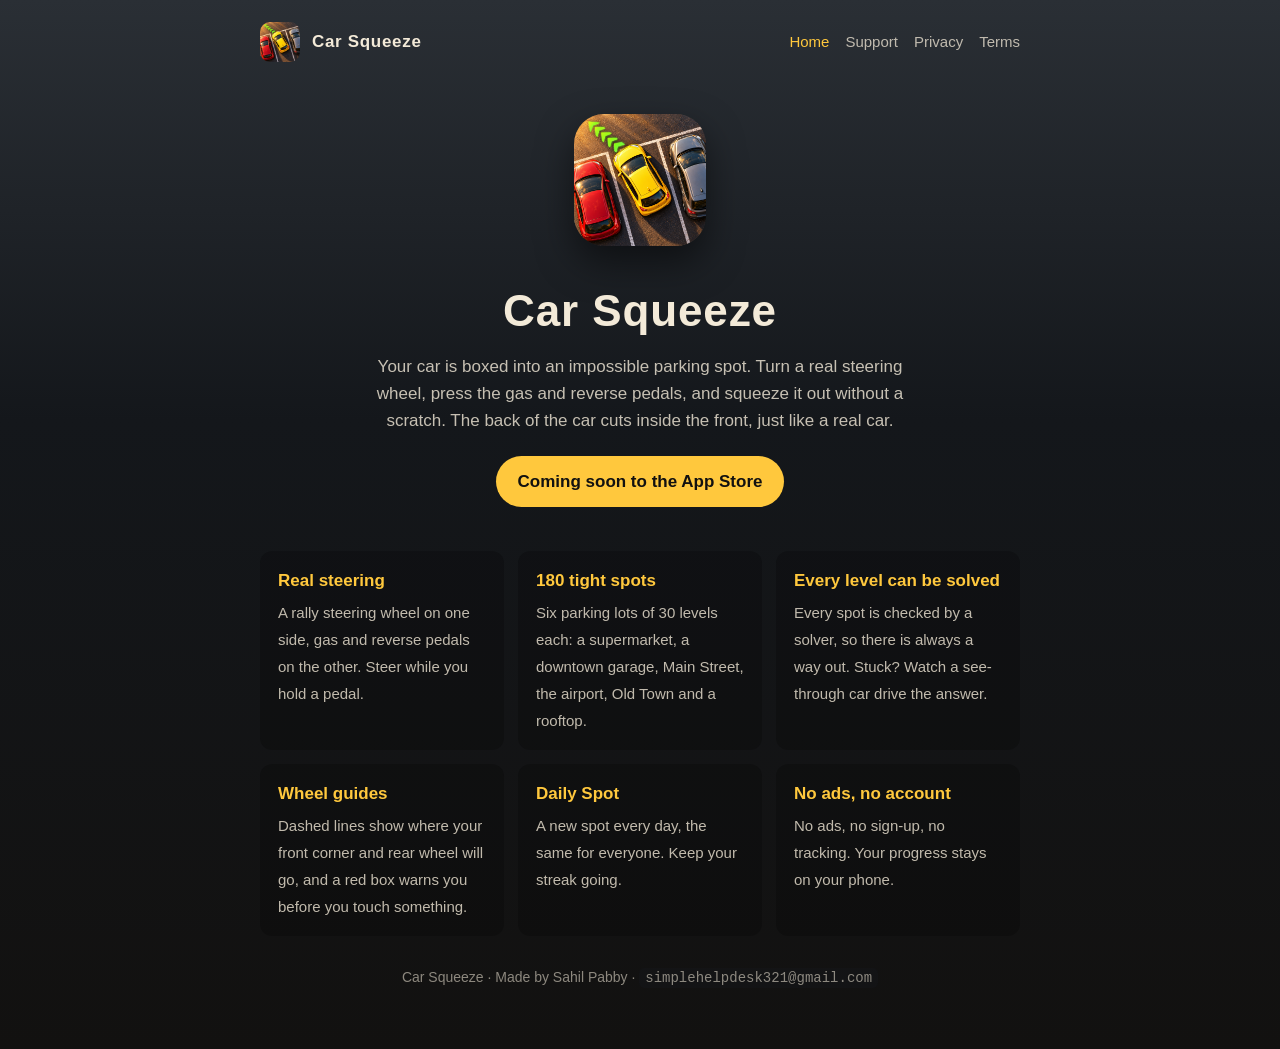
<file: docs/index.html>
<!doctype html><html lang="en"><head><meta charset="utf-8"><meta name="viewport" content="width=device-width,initial-scale=1">
<title>Car Squeeze: Unblock Car</title><meta name="description" content="A parking puzzle where you steer your car out of the tightest spots in town."><link rel="stylesheet" href="style.css"><link rel="icon" href="favicon.png"><link rel="apple-touch-icon" href="apple-touch-icon.png"></head><body>
<header><a class="brand" href="index.html"><img src="icon.png" alt="">Car Squeeze</a>
<nav><a href="index.html" aria-current="page">Home</a><a href="support.html">Support</a><a href="privacy.html">Privacy</a><a href="terms.html">Terms</a></nav></header>
<main>
<section class="hero">
  <img src="icon.png" alt="Car Squeeze app icon">
  <h1>Car Squeeze</h1>
  <p>Your car is boxed into an impossible parking spot. Turn a real steering wheel, press the gas and reverse pedals, and squeeze it out without a scratch. The back of the car cuts inside the front, just like a real car.</p>
  <span class="badge" id="store">Coming soon to the App Store</span>
</section>
<section class="features">
  <div><b>Real steering</b><span>A rally steering wheel on one side, gas and reverse pedals on the other. Steer while you hold a pedal.</span></div>
  <div><b>180 tight spots</b><span>Six parking lots of 30 levels each: a supermarket, a downtown garage, Main Street, the airport, Old Town and a rooftop.</span></div>
  <div><b>Every level can be solved</b><span>Every spot is checked by a solver, so there is always a way out. Stuck? Watch a see-through car drive the answer.</span></div>
  <div><b>Wheel guides</b><span>Dashed lines show where your front corner and rear wheel will go, and a red box warns you before you touch something.</span></div>
  <div><b>Daily Spot</b><span>A new spot every day, the same for everyone. Keep your streak going.</span></div>
  <div><b>No ads, no account</b><span>No ads, no sign-up, no tracking. Your progress stays on your phone.</span></div>
</section></main>
<footer>Car Squeeze · Made by Sahil Pabby · <span class="mail">simplehelpdesk321@gmail.com</span></footer></body></html>
</file>
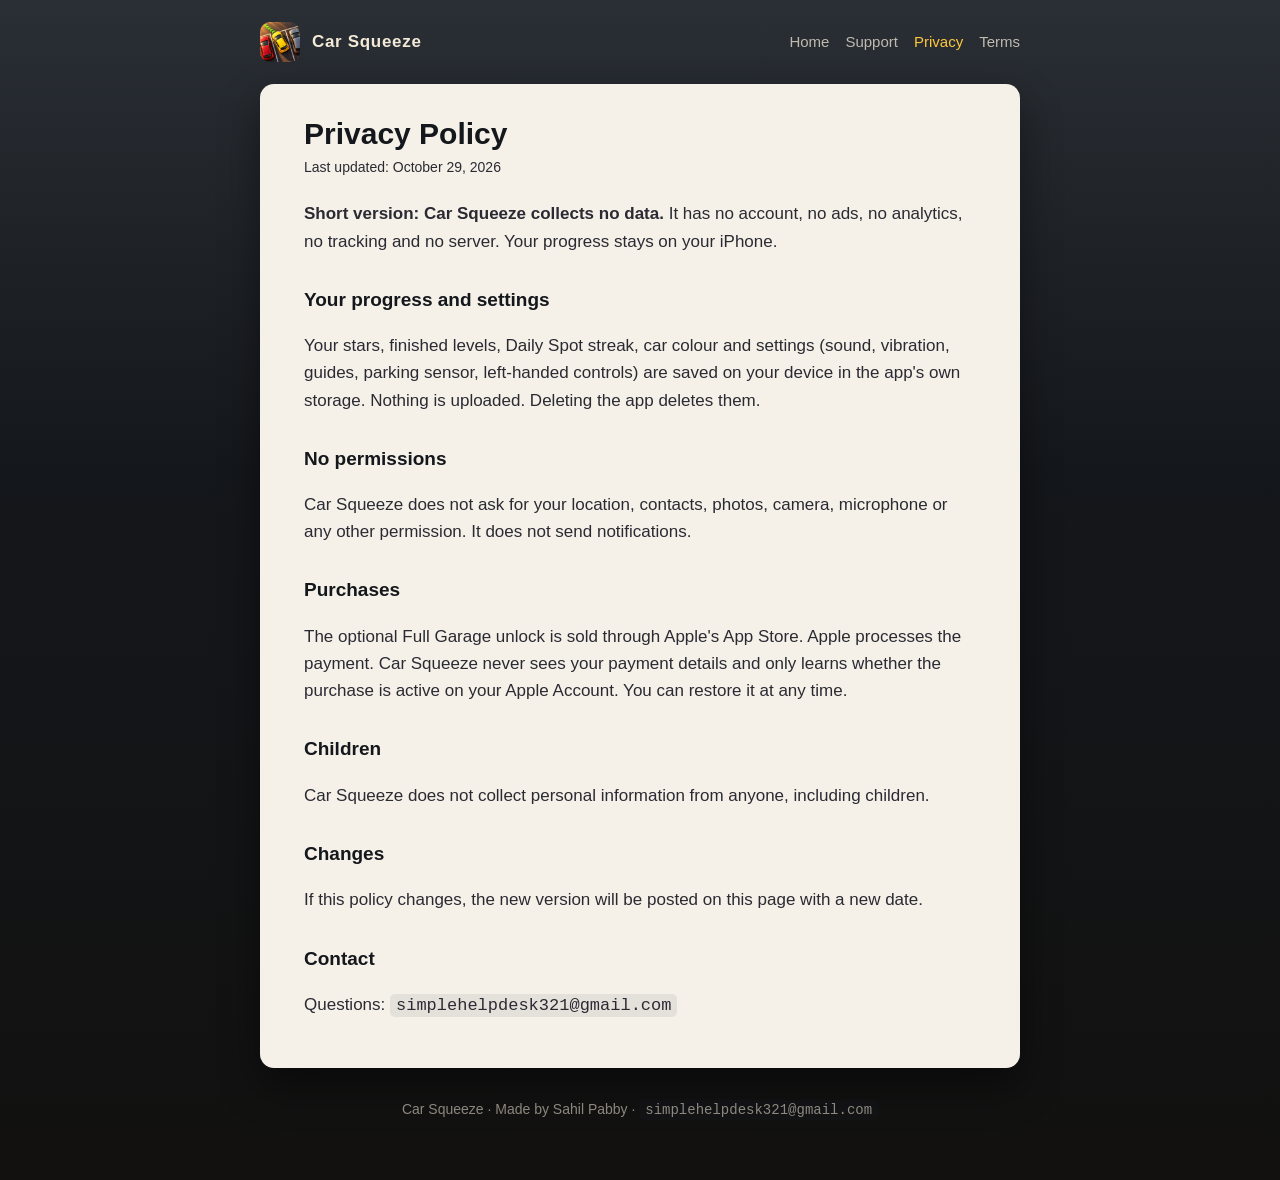
<file: docs/privacy.html>
<!doctype html><html lang="en"><head><meta charset="utf-8"><meta name="viewport" content="width=device-width,initial-scale=1">
<title>Privacy Policy · Car Squeeze</title><meta name="description" content="Car Squeeze collects no data."><link rel="stylesheet" href="style.css"><link rel="icon" href="favicon.png"><link rel="apple-touch-icon" href="apple-touch-icon.png"></head><body>
<header><a class="brand" href="index.html"><img src="icon.png" alt="">Car Squeeze</a>
<nav><a href="index.html">Home</a><a href="support.html">Support</a><a href="privacy.html" aria-current="page">Privacy</a><a href="terms.html">Terms</a></nav></header>
<main><article class="card">
<h1>Privacy Policy</h1>
<p class="updated">Last updated: October 29, 2026</p>
<p><strong>Short version: Car Squeeze collects no data.</strong> It has no account, no ads, no analytics, no tracking and no server. Your progress stays on your iPhone.</p>

<h2>Your progress and settings</h2>
<p>Your stars, finished levels, Daily Spot streak, car colour and settings (sound, vibration, guides, parking sensor, left-handed controls) are saved on your device in the app's own storage. Nothing is uploaded. Deleting the app deletes them.</p>

<h2>No permissions</h2>
<p>Car Squeeze does not ask for your location, contacts, photos, camera, microphone or any other permission. It does not send notifications.</p>

<h2>Purchases</h2>
<p>The optional Full Garage unlock is sold through Apple's App Store. Apple processes the payment. Car Squeeze never sees your payment details and only learns whether the purchase is active on your Apple Account. You can restore it at any time.</p>

<h2>Children</h2>
<p>Car Squeeze does not collect personal information from anyone, including children.</p>

<h2>Changes</h2>
<p>If this policy changes, the new version will be posted on this page with a new date.</p>

<h2>Contact</h2>
<p>Questions: <span class="mail">simplehelpdesk321@gmail.com</span></p>
</article></main>
<footer>Car Squeeze · Made by Sahil Pabby · <span class="mail">simplehelpdesk321@gmail.com</span></footer></body></html>
</file>
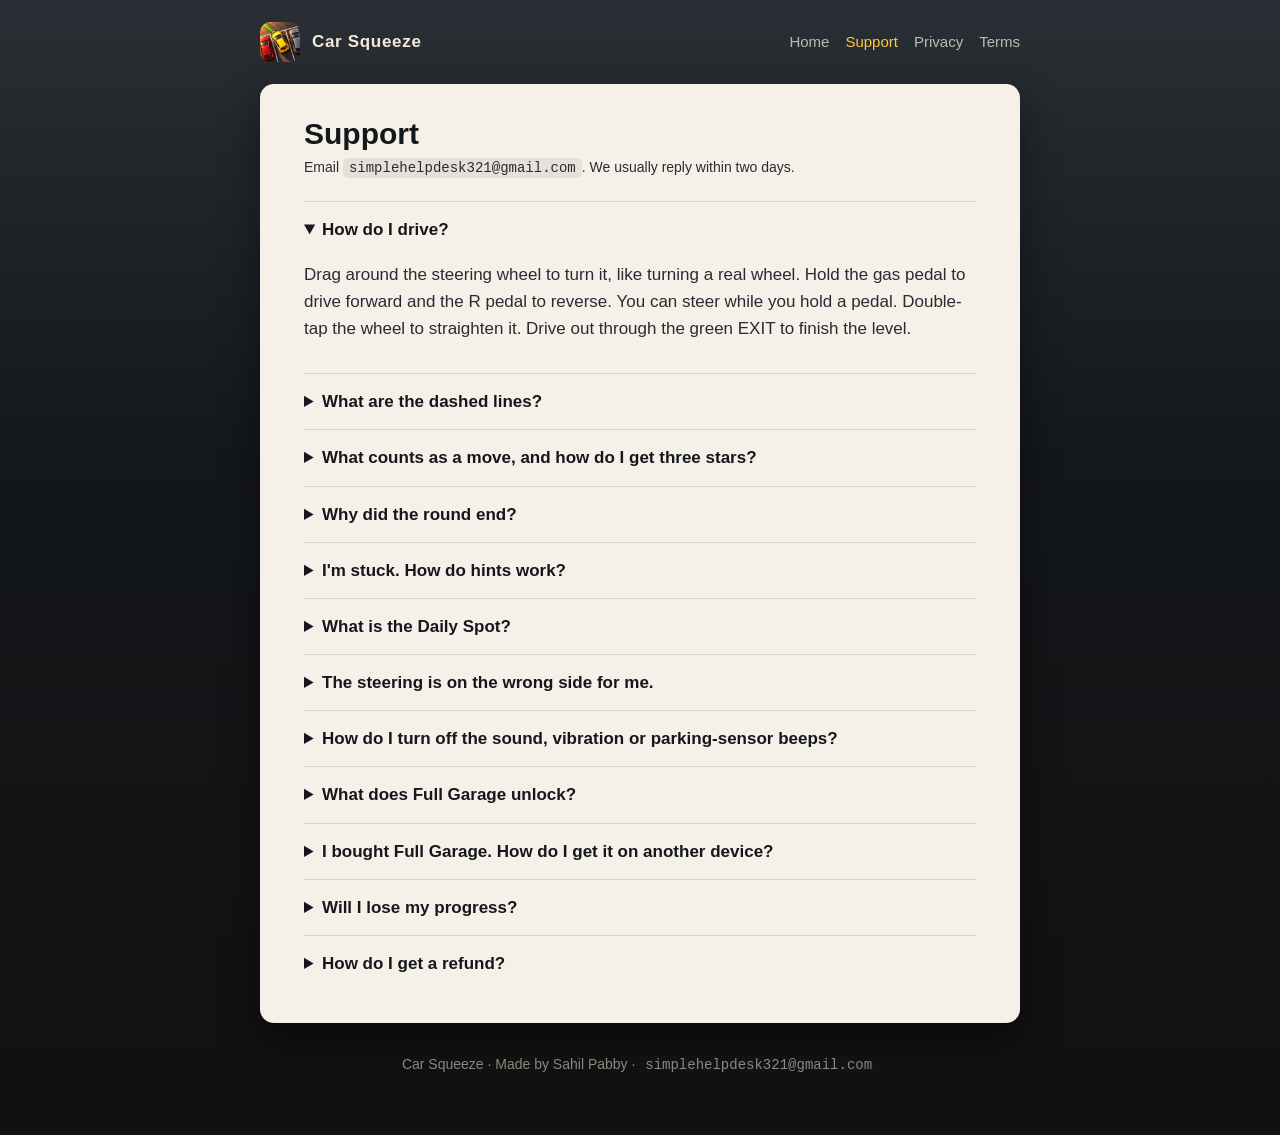
<file: docs/support.html>
<!doctype html><html lang="en"><head><meta charset="utf-8"><meta name="viewport" content="width=device-width,initial-scale=1">
<title>Support · Car Squeeze</title><meta name="description" content="Help and frequently asked questions for Car Squeeze."><link rel="stylesheet" href="style.css"><link rel="icon" href="favicon.png"><link rel="apple-touch-icon" href="apple-touch-icon.png"></head><body>
<header><a class="brand" href="index.html"><img src="icon.png" alt="">Car Squeeze</a>
<nav><a href="index.html">Home</a><a href="support.html" aria-current="page">Support</a><a href="privacy.html">Privacy</a><a href="terms.html">Terms</a></nav></header>
<main><article class="card">
<h1>Support</h1>
<p class="updated">Email <span class="mail">simplehelpdesk321@gmail.com</span>. We usually reply within two days.</p>

<details open><summary>How do I drive?</summary>
<p>Drag around the steering wheel to turn it, like turning a real wheel. Hold the gas pedal to drive forward and the R pedal to reverse. You can steer while you hold a pedal. Double-tap the wheel to straighten it. Drive out through the green EXIT to finish the level.</p></details>

<details><summary>What are the dashed lines?</summary>
<p>They're the wheel guides. One line shows where your outer front corner will go, the other where your inner rear wheel will go. When a corner is about to touch something, a red box appears on it. Turn the guides on or off with the button at the top of the level, or in Settings.</p></details>

<details><summary>What counts as a move, and how do I get three stars?</summary>
<p>Every time you switch between driving forward and reversing, that's a new move. You get one star for getting out, one for doing it in par moves or fewer, and one for not touching anything.</p></details>

<details><summary>Why did the round end?</summary>
<p>Three scratches end the round. Tap Try again to start the level over. The first three practice levels never end on scratches.</p></details>

<details><summary>I'm stuck. How do hints work?</summary>
<p>Tap the light bulb and a see-through car drives the solution from the start. You get three free hints every day. Full Garage gives unlimited hints. Every level has been checked by a solver, so there is always a way out.</p></details>

<details><summary>What is the Daily Spot?</summary>
<p>A new level every day, the same for everyone. Finish it on consecutive days to build a streak. Missing one day a week won't break it.</p></details>

<details><summary>The steering is on the wrong side for me.</summary>
<p>Turn on Left-handed controls in Settings to put the wheel on the right and the pedals on the left.</p></details>

<details><summary>How do I turn off the sound, vibration or parking-sensor beeps?</summary>
<p>Open Settings from the gear on the home screen, or pause a level. Sound, Vibration and Parking sensor each have their own switch.</p></details>

<details><summary>What does Full Garage unlock?</summary>
<p>All six parking lots (180 levels), all eight car colours, unlimited hints and any lots added in future updates. It's a one-time purchase, not a subscription. The Supermarket lot and the Daily Spot are free forever.</p></details>

<details><summary>I bought Full Garage. How do I get it on another device?</summary>
<p>Open Settings in the app and tap <em>Restore purchase</em>, signed in with the same Apple Account.</p></details>

<details><summary>Will I lose my progress?</summary>
<p>Progress is saved on your device. If you delete the app, your stars and streak are deleted with it. Your Full Garage purchase is never lost: restore it from Settings.</p></details>

<details><summary>How do I get a refund?</summary>
<p>Purchases are handled by Apple: request a refund at <a href="https://reportaproblem.apple.com">reportaproblem.apple.com</a>.</p></details>
</article></main>
<footer>Car Squeeze · Made by Sahil Pabby · <span class="mail">simplehelpdesk321@gmail.com</span></footer></body></html>
</file>
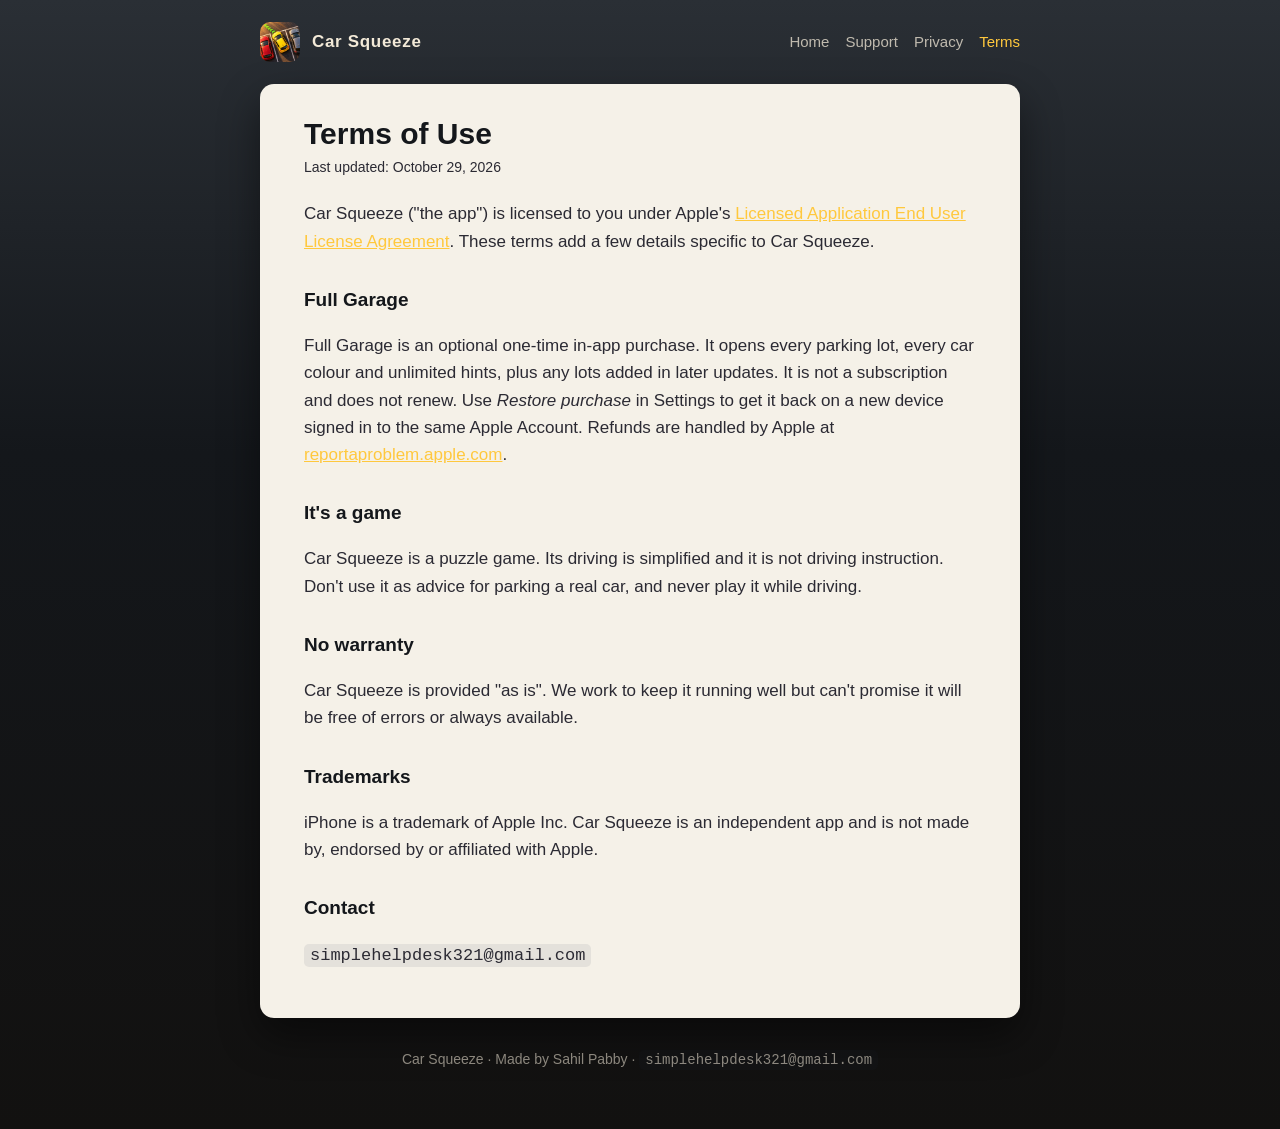
<file: docs/terms.html>
<!doctype html><html lang="en"><head><meta charset="utf-8"><meta name="viewport" content="width=device-width,initial-scale=1">
<title>Terms of Use · Car Squeeze</title><meta name="description" content="Terms of use for Car Squeeze."><link rel="stylesheet" href="style.css"><link rel="icon" href="favicon.png"><link rel="apple-touch-icon" href="apple-touch-icon.png"></head><body>
<header><a class="brand" href="index.html"><img src="icon.png" alt="">Car Squeeze</a>
<nav><a href="index.html">Home</a><a href="support.html">Support</a><a href="privacy.html">Privacy</a><a href="terms.html" aria-current="page">Terms</a></nav></header>
<main><article class="card">
<h1>Terms of Use</h1>
<p class="updated">Last updated: October 29, 2026</p>
<p>Car Squeeze ("the app") is licensed to you under Apple's <a href="https://www.apple.com/legal/internet-services/itunes/dev/stdeula/">Licensed Application End User License Agreement</a>. These terms add a few details specific to Car Squeeze.</p>

<h2>Full Garage</h2>
<p>Full Garage is an optional one-time in-app purchase. It opens every parking lot, every car colour and unlimited hints, plus any lots added in later updates. It is not a subscription and does not renew. Use <em>Restore purchase</em> in Settings to get it back on a new device signed in to the same Apple Account. Refunds are handled by Apple at <a href="https://reportaproblem.apple.com">reportaproblem.apple.com</a>.</p>

<h2>It's a game</h2>
<p>Car Squeeze is a puzzle game. Its driving is simplified and it is not driving instruction. Don't use it as advice for parking a real car, and never play it while driving.</p>

<h2>No warranty</h2>
<p>Car Squeeze is provided "as is". We work to keep it running well but can't promise it will be free of errors or always available.</p>

<h2>Trademarks</h2>
<p>iPhone is a trademark of Apple Inc. Car Squeeze is an independent app and is not made by, endorsed by or affiliated with Apple.</p>

<h2>Contact</h2>
<p><span class="mail">simplehelpdesk321@gmail.com</span></p>
</article></main>
<footer>Car Squeeze · Made by Sahil Pabby · <span class="mail">simplehelpdesk321@gmail.com</span></footer></body></html>
</file>
<file: docs/style.css>
:root { --walnut: #14171B; --walnut-2: #2A2F35; --paper: #F5F1E8; --ink: #14171B; --amber: #FFC83D; --muted: #6b6a66; --silver: #c3c5ca; }
* { box-sizing: border-box; }
html { background: var(--walnut); }
body { margin: 0; font: 17px/1.6 -apple-system, BlinkMacSystemFont, "Helvetica Neue", Arial, sans-serif; color: #f3ead8;
  background: linear-gradient(180deg, var(--walnut-2), var(--walnut) 40%, #121110); min-height: 100vh; padding: 0 18px 60px; }
a { color: var(--amber); }
header { max-width: 760px; margin: 0 auto; display: flex; align-items: center; justify-content: space-between; padding: 22px 0; gap: 12px; flex-wrap: wrap; }
.brand { display: flex; align-items: center; gap: 12px; color: #f3ead8; text-decoration: none; font-weight: 700; letter-spacing: .04em; }
.brand img { width: 40px; height: 40px; border-radius: 10px; }
nav { display: flex; gap: 16px; flex-wrap: wrap; font-size: 15px; }
nav a { color: rgba(243,234,216,.75); text-decoration: none; }
nav a[aria-current] { color: var(--amber); }
main { max-width: 760px; margin: 0 auto; }
.card { background: var(--paper); color: var(--ink); border-radius: 14px; padding: 32px clamp(20px, 5vw, 44px); box-shadow: 0 18px 40px rgba(0,0,0,.45); }
.card h1 { margin: 0 0 4px; font-size: 30px; line-height: 1.2; }
.card h2 { margin: 30px 0 6px; font-size: 19px; }
.card p, .card li { color: #2b2a33; }
.updated { color: var(--muted); font-size: 14px; margin: 0 0 22px; }
.hero { text-align: center; padding: 30px 0 10px; }
.hero img { width: 132px; height: 132px; border-radius: 30px; box-shadow: 0 16px 36px rgba(0,0,0,.5); }
.hero h1 { font-size: clamp(30px, 6vw, 44px); margin: 22px 0 6px; letter-spacing: .02em; }
.hero p { color: rgba(243,234,216,.8); max-width: 34em; margin: 0 auto; }
.badge { display: inline-block; margin-top: 22px; padding: 12px 22px; border-radius: 999px; background: var(--amber); color: #121110; font-weight: 700; text-decoration: none; }
.features { display: grid; grid-template-columns: repeat(auto-fit, minmax(210px, 1fr)); gap: 14px; margin-top: 34px; }
.features div { background: rgba(0,0,0,.22); border-radius: 12px; padding: 16px 18px; }
.features b { display: block; color: var(--amber); margin-bottom: 4px; }
.features span { color: rgba(243,234,216,.78); font-size: 15px; }
details { border-top: 1px solid rgba(31,39,66,.14); padding: 14px 0; }
details summary { cursor: pointer; font-weight: 600; }
.mail { font-family: ui-monospace, Menlo, monospace; background: rgba(31,39,66,.08); padding: 2px 6px; border-radius: 5px; user-select: all; }
footer { max-width: 760px; margin: 30px auto 0; color: rgba(243,234,216,.55); font-size: 14px; text-align: center; }
</file>
